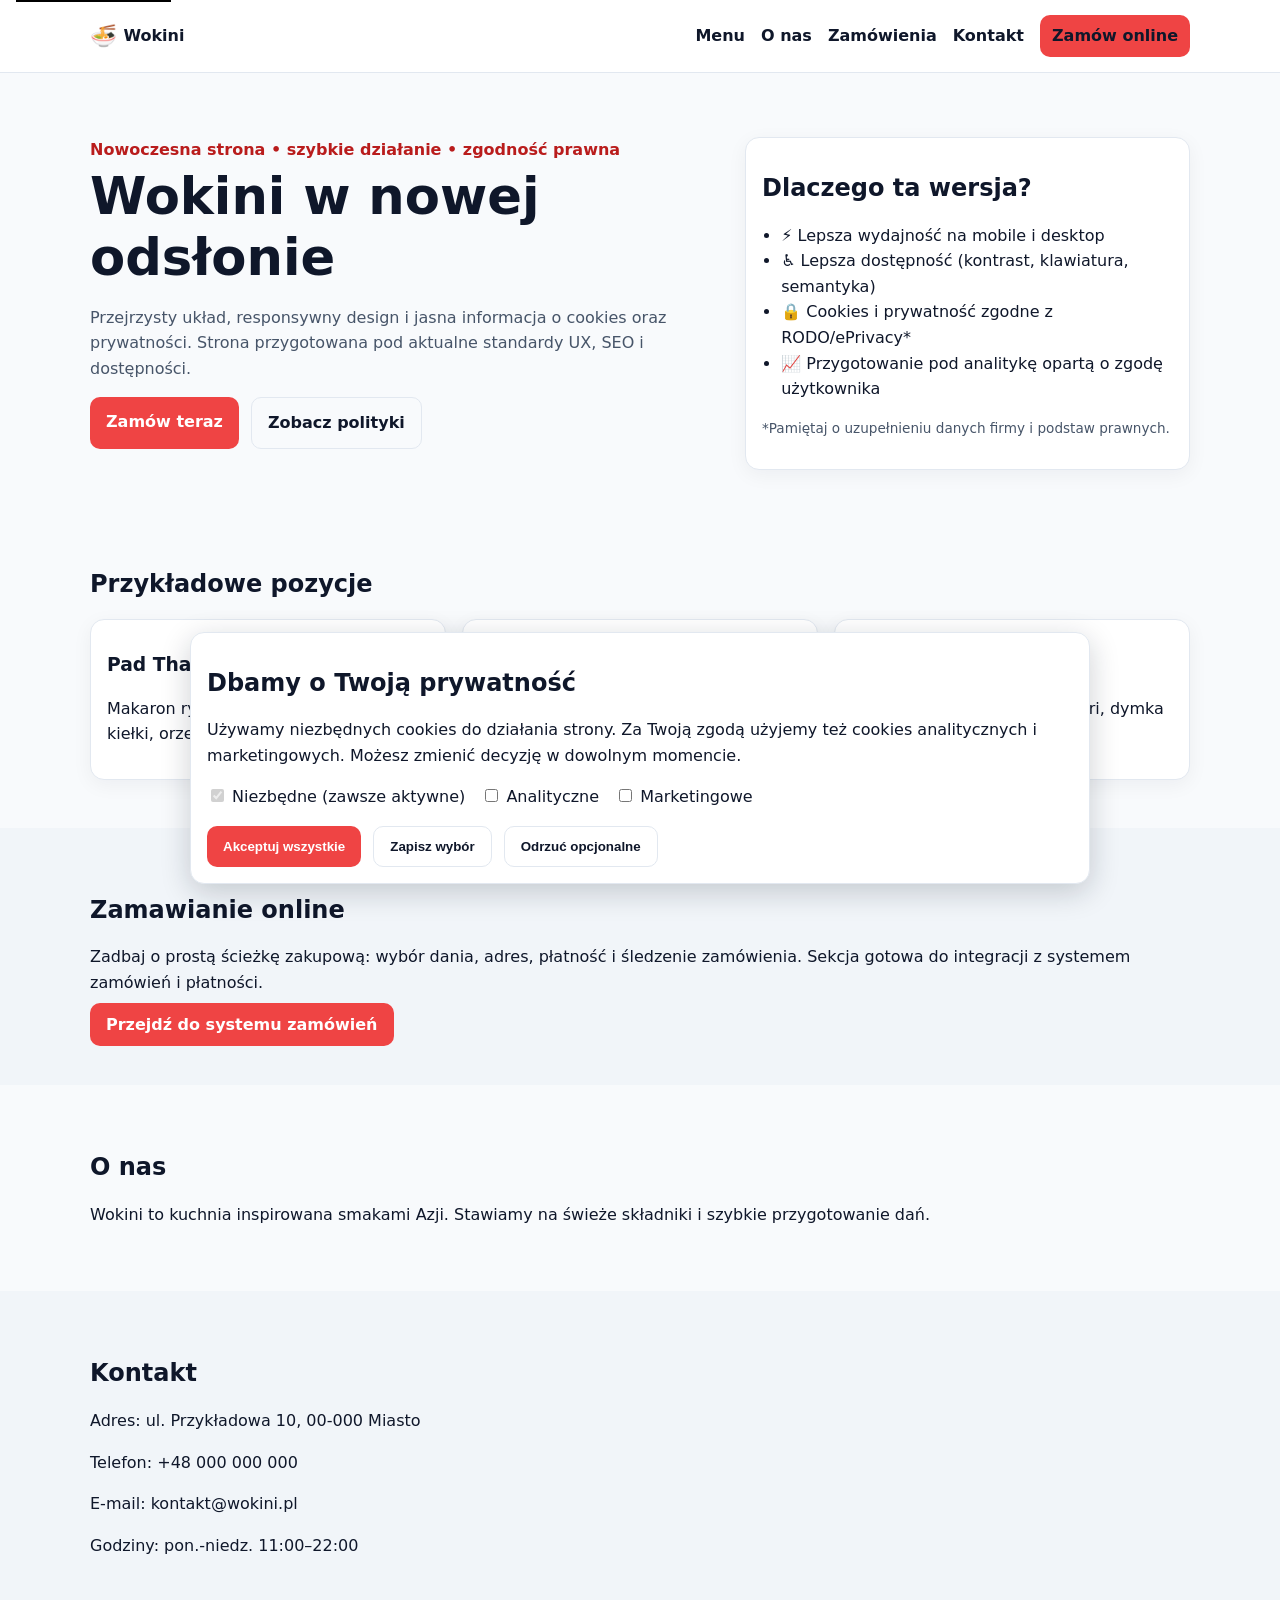
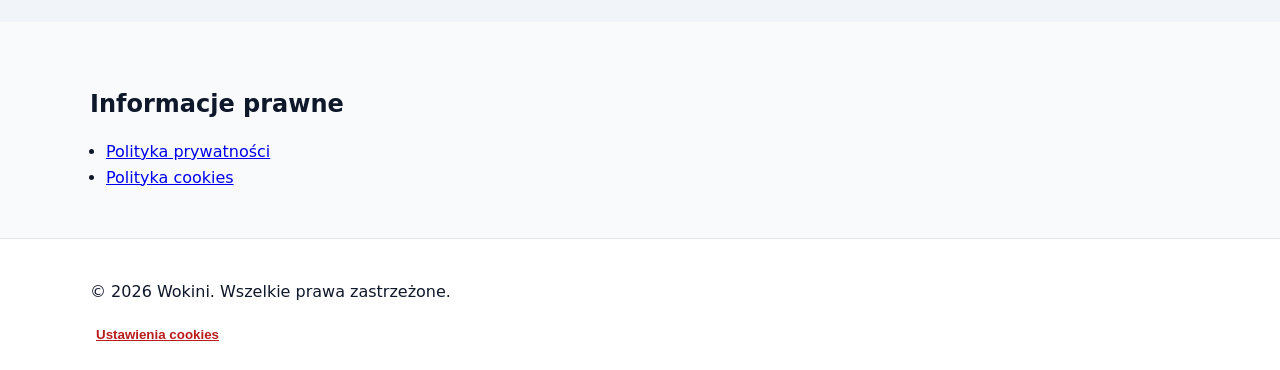
<file: index.html>
<!doctype html>
<html lang="pl">
  <head>
    <meta charset="UTF-8" />
    <meta name="viewport" content="width=device-width, initial-scale=1" />
    <title>Wokini — Kuchnia azjatycka online i na miejscu</title>
    <meta
      name="description"
      content="Wokini: nowoczesna kuchnia azjatycka. Zamów online, odbierz na miejscu lub zamów z dowozem."
    />
    <meta name="theme-color" content="#0f172a" />
    <meta property="og:title" content="Wokini — kuchnia azjatycka" />
    <meta
      property="og:description"
      content="Świeże składniki, szybka dostawa, wygodne zamówienia online."
    />
    <meta property="og:type" content="website" />
    <meta property="og:url" content="https://wokini.pl/" />
    <link rel="stylesheet" href="styles.css" />
    <script defer src="script.js"></script>
  </head>
  <body>
    <a class="skip-link" href="#content">Przejdź do treści</a>
    <header class="site-header">
      <div class="container nav-wrap">
        <a class="brand" href="#" aria-label="Wokini - strona główna">
          <span class="brand__logo" aria-hidden="true">🍜</span>
          <span>Wokini</span>
        </a>
        <button class="nav-toggle" aria-expanded="false" aria-controls="main-nav">Menu</button>
        <nav id="main-nav" class="main-nav" aria-label="Nawigacja główna">
          <a href="#menu">Menu</a>
          <a href="#o-nas">O nas</a>
          <a href="#zamowienia">Zamówienia</a>
          <a href="#kontakt">Kontakt</a>
          <a class="btn btn--small" href="#zamowienia">Zamów online</a>
        </nav>
      </div>
    </header>

    <main id="content">
      <section class="hero">
        <div class="container hero__grid">
          <div>
            <p class="eyebrow">Nowoczesna strona • szybkie działanie • zgodność prawna</p>
            <h1>Wokini w nowej odsłonie</h1>
            <p class="lead">
              Przejrzysty układ, responsywny design i jasna informacja o cookies oraz prywatności.
              Strona przygotowana pod aktualne standardy UX, SEO i dostępności.
            </p>
            <div class="actions">
              <a class="btn" href="#zamowienia">Zamów teraz</a>
              <a class="btn btn--ghost" href="#polityki">Zobacz polityki</a>
            </div>
          </div>
          <aside class="card highlights" aria-label="Najważniejsze informacje">
            <h2>Dlaczego ta wersja?</h2>
            <ul>
              <li>⚡ Lepsza wydajność na mobile i desktop</li>
              <li>♿ Lepsza dostępność (kontrast, klawiatura, semantyka)</li>
              <li>🔒 Cookies i prywatność zgodne z RODO/ePrivacy*</li>
              <li>📈 Przygotowanie pod analitykę opartą o zgodę użytkownika</li>
            </ul>
            <p class="tiny">*Pamiętaj o uzupełnieniu danych firmy i podstaw prawnych.</p>
          </aside>
        </div>
      </section>

      <section id="menu" class="section">
        <div class="container">
          <h2>Przykładowe pozycje</h2>
          <div class="cards">
            <article class="card">
              <h3>Pad Thai</h3>
              <p>Makaron ryżowy, tofu lub kurczak, kiełki, orzeszki, limonka.</p>
            </article>
            <article class="card">
              <h3>Wok Chili Beef</h3>
              <p>Wołowina, warzywa stir-fry, autorski sos chili-garlic.</p>
            </article>
            <article class="card">
              <h3>Ramen Miso</h3>
              <p>Bulion miso, jajko ajitsuke, nori, dymka i chrupiące warzywa.</p>
            </article>
          </div>
        </div>
      </section>

      <section id="zamowienia" class="section section--alt">
        <div class="container">
          <h2>Zamawianie online</h2>
          <p>
            Zadbaj o prostą ścieżkę zakupową: wybór dania, adres, płatność i śledzenie zamówienia.
            Sekcja gotowa do integracji z systemem zamówień i płatności.
          </p>
          <a class="btn" href="#">Przejdź do systemu zamówień</a>
        </div>
      </section>

      <section id="o-nas" class="section">
        <div class="container">
          <h2>O nas</h2>
          <p>
            Wokini to kuchnia inspirowana smakami Azji. Stawiamy na świeże składniki i szybkie
            przygotowanie dań.
          </p>
        </div>
      </section>

      <section id="kontakt" class="section section--alt">
        <div class="container">
          <h2>Kontakt</h2>
          <p>Adres: ul. Przykładowa 10, 00-000 Miasto</p>
          <p>Telefon: +48 000 000 000</p>
          <p>E-mail: kontakt@wokini.pl</p>
          <p>Godziny: pon.-niedz. 11:00–22:00</p>
        </div>
      </section>

      <section id="polityki" class="section">
        <div class="container">
          <h2>Informacje prawne</h2>
          <ul class="legal-links">
            <li><a href="privacy.html">Polityka prywatności</a></li>
            <li><a href="cookies.html">Polityka cookies</a></li>
          </ul>
        </div>
      </section>
    </main>

    <footer class="site-footer">
      <div class="container">
        <p>© <span id="year"></span> Wokini. Wszelkie prawa zastrzeżone.</p>
        <button id="cookie-settings" class="link-button">Ustawienia cookies</button>
      </div>
    </footer>

    <div class="cookie-banner" id="cookie-banner" role="dialog" aria-live="polite" aria-label="Ustawienia plików cookies" hidden>
      <div class="cookie-banner__content">
        <h2>Dbamy o Twoją prywatność</h2>
        <p>
          Używamy niezbędnych cookies do działania strony. Za Twoją zgodą użyjemy też cookies
          analitycznych i marketingowych. Możesz zmienić decyzję w dowolnym momencie.
        </p>
        <div class="cookie-banner__options">
          <label><input type="checkbox" checked disabled /> Niezbędne (zawsze aktywne)</label>
          <label><input type="checkbox" id="analytics-consent" /> Analityczne</label>
          <label><input type="checkbox" id="marketing-consent" /> Marketingowe</label>
        </div>
        <div class="actions">
          <button class="btn" id="accept-all">Akceptuj wszystkie</button>
          <button class="btn btn--ghost" id="save-preferences">Zapisz wybór</button>
          <button class="btn btn--ghost" id="reject-optional">Odrzuć opcjonalne</button>
        </div>
      </div>
    </div>
  </body>
</html>
</file>
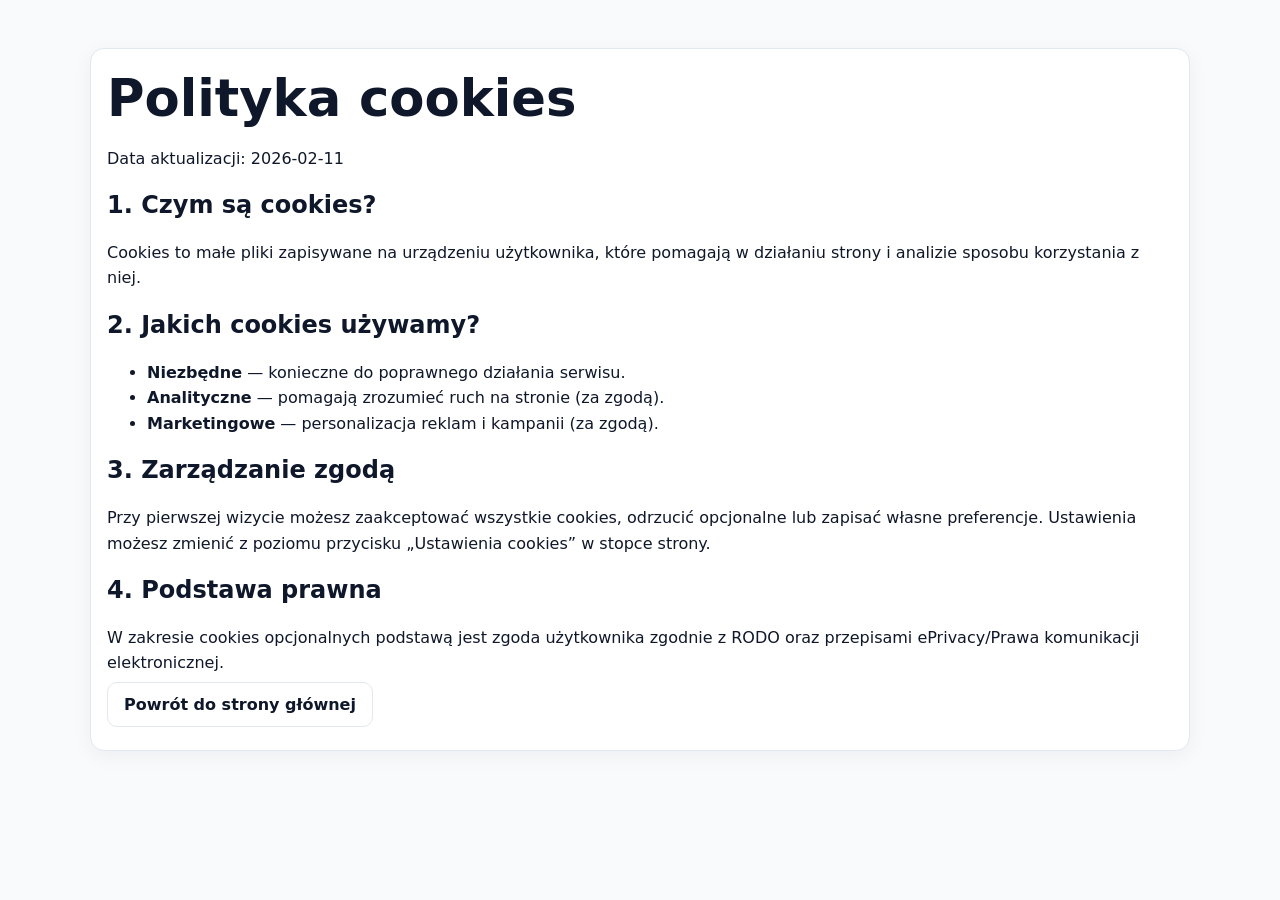
<file: cookies.html>
<!doctype html>
<html lang="pl">
  <head>
    <meta charset="UTF-8" />
    <meta name="viewport" content="width=device-width, initial-scale=1" />
    <title>Wokini — Polityka cookies</title>
    <link rel="stylesheet" href="styles.css" />
  </head>
  <body>
    <main class="section">
      <div class="container card">
        <h1>Polityka cookies</h1>
        <p>Data aktualizacji: 2026-02-11</p>

        <h2>1. Czym są cookies?</h2>
        <p>
          Cookies to małe pliki zapisywane na urządzeniu użytkownika, które pomagają w działaniu
          strony i analizie sposobu korzystania z niej.
        </p>

        <h2>2. Jakich cookies używamy?</h2>
        <ul>
          <li><strong>Niezbędne</strong> — konieczne do poprawnego działania serwisu.</li>
          <li><strong>Analityczne</strong> — pomagają zrozumieć ruch na stronie (za zgodą).</li>
          <li><strong>Marketingowe</strong> — personalizacja reklam i kampanii (za zgodą).</li>
        </ul>

        <h2>3. Zarządzanie zgodą</h2>
        <p>
          Przy pierwszej wizycie możesz zaakceptować wszystkie cookies, odrzucić opcjonalne lub
          zapisać własne preferencje. Ustawienia możesz zmienić z poziomu przycisku
          „Ustawienia cookies” w stopce strony.
        </p>

        <h2>4. Podstawa prawna</h2>
        <p>
          W zakresie cookies opcjonalnych podstawą jest zgoda użytkownika zgodnie z RODO oraz
          przepisami ePrivacy/Prawa komunikacji elektronicznej.
        </p>

        <p><a class="btn btn--ghost" href="/">Powrót do strony głównej</a></p>
      </div>
    </main>
  </body>
</html>
</file>
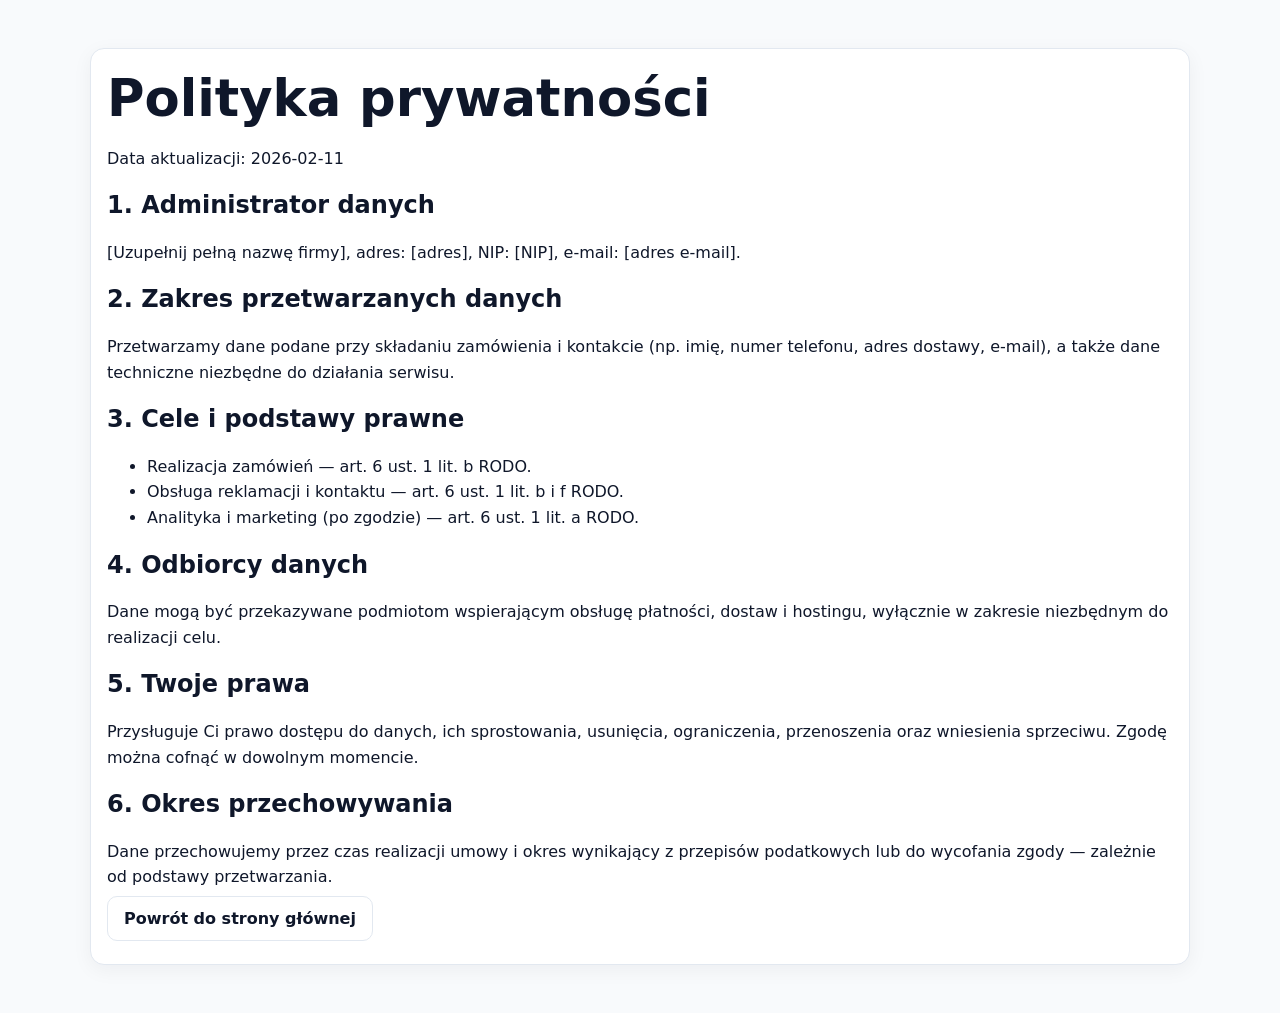
<file: privacy.html>
<!doctype html>
<html lang="pl">
  <head>
    <meta charset="UTF-8" />
    <meta name="viewport" content="width=device-width, initial-scale=1" />
    <title>Wokini — Polityka prywatności</title>
    <link rel="stylesheet" href="styles.css" />
  </head>
  <body>
    <main class="section">
      <div class="container card">
        <h1>Polityka prywatności</h1>
        <p>Data aktualizacji: 2026-02-11</p>

        <h2>1. Administrator danych</h2>
        <p>
          [Uzupełnij pełną nazwę firmy], adres: [adres], NIP: [NIP], e-mail: [adres e-mail].
        </p>

        <h2>2. Zakres przetwarzanych danych</h2>
        <p>
          Przetwarzamy dane podane przy składaniu zamówienia i kontakcie (np. imię, numer telefonu,
          adres dostawy, e-mail), a także dane techniczne niezbędne do działania serwisu.
        </p>

        <h2>3. Cele i podstawy prawne</h2>
        <ul>
          <li>Realizacja zamówień — art. 6 ust. 1 lit. b RODO.</li>
          <li>Obsługa reklamacji i kontaktu — art. 6 ust. 1 lit. b i f RODO.</li>
          <li>Analityka i marketing (po zgodzie) — art. 6 ust. 1 lit. a RODO.</li>
        </ul>

        <h2>4. Odbiorcy danych</h2>
        <p>
          Dane mogą być przekazywane podmiotom wspierającym obsługę płatności, dostaw i hostingu,
          wyłącznie w zakresie niezbędnym do realizacji celu.
        </p>

        <h2>5. Twoje prawa</h2>
        <p>
          Przysługuje Ci prawo dostępu do danych, ich sprostowania, usunięcia, ograniczenia,
          przenoszenia oraz wniesienia sprzeciwu. Zgodę można cofnąć w dowolnym momencie.
        </p>

        <h2>6. Okres przechowywania</h2>
        <p>
          Dane przechowujemy przez czas realizacji umowy i okres wynikający z przepisów podatkowych
          lub do wycofania zgody — zależnie od podstawy przetwarzania.
        </p>

        <p><a class="btn btn--ghost" href="/">Powrót do strony głównej</a></p>
      </div>
    </main>
  </body>
</html>
</file>
<file: styles.css>
:root {
  --bg: #f8fafc;
  --surface: #ffffff;
  --text: #0f172a;
  --muted: #475569;
  --brand: #ef4444;
  --brand-dark: #b91c1c;
  --border: #e2e8f0;
}

* {
  box-sizing: border-box;
}

body {
  margin: 0;
  font-family: Inter, system-ui, -apple-system, Segoe UI, Roboto, Arial, sans-serif;
  background: var(--bg);
  color: var(--text);
  line-height: 1.6;
}

.skip-link {
  position: absolute;
  top: -40px;
  left: 1rem;
  background: #000;
  color: #fff;
  padding: 0.5rem 0.75rem;
  z-index: 100;
}

.skip-link:focus {
  top: 1rem;
}

.container {
  width: min(1100px, 92vw);
  margin: 0 auto;
}

.site-header {
  position: sticky;
  top: 0;
  background: rgba(255, 255, 255, 0.95);
  backdrop-filter: blur(8px);
  border-bottom: 1px solid var(--border);
  z-index: 30;
}

.nav-wrap {
  display: flex;
  justify-content: space-between;
  align-items: center;
  gap: 1rem;
  min-height: 72px;
}

.brand {
  font-weight: 800;
  color: var(--text);
  text-decoration: none;
  display: flex;
  align-items: center;
  gap: 0.4rem;
}

.brand__logo {
  font-size: 1.35rem;
}

.main-nav {
  display: flex;
  align-items: center;
  gap: 1rem;
}

.main-nav a {
  text-decoration: none;
  color: var(--text);
  font-weight: 600;
}

.main-nav a:hover,
.main-nav a:focus-visible {
  color: var(--brand-dark);
}

.nav-toggle {
  display: none;
}

.hero {
  padding: 4rem 0 2rem;
}

.hero__grid {
  display: grid;
  grid-template-columns: 1.4fr 1fr;
  gap: 2rem;
  align-items: start;
}

h1,
h2,
h3 {
  line-height: 1.2;
}

h1 {
  margin: 0.2rem 0 0.75rem;
  font-size: clamp(2rem, 6vw, 3.2rem);
}

.eyebrow {
  font-weight: 700;
  color: var(--brand-dark);
  margin: 0;
}

.lead {
  color: var(--muted);
  max-width: 65ch;
}

.section {
  padding: 3rem 0;
}

.section--alt {
  background: #f1f5f9;
}

.cards {
  display: grid;
  grid-template-columns: repeat(auto-fit, minmax(220px, 1fr));
  gap: 1rem;
}

.card {
  background: var(--surface);
  border: 1px solid var(--border);
  border-radius: 14px;
  padding: 1rem;
  box-shadow: 0 5px 20px rgba(15, 23, 42, 0.05);
}

.highlights ul {
  padding-left: 1.2rem;
}

.tiny {
  font-size: 0.85rem;
  color: var(--muted);
}

.actions {
  display: flex;
  gap: 0.75rem;
  flex-wrap: wrap;
}

.btn {
  border: 0;
  border-radius: 10px;
  padding: 0.75rem 1rem;
  background: var(--brand);
  color: #fff;
  text-decoration: none;
  font-weight: 700;
  cursor: pointer;
}

.btn:hover,
.btn:focus-visible {
  background: var(--brand-dark);
}

.btn--ghost {
  background: transparent;
  color: var(--text);
  border: 1px solid var(--border);
}

.btn--ghost:hover,
.btn--ghost:focus-visible {
  background: #f8fafc;
}

.btn--small {
  padding: 0.5rem 0.75rem;
}

.legal-links {
  margin: 0;
  padding-left: 1rem;
}

.site-footer {
  border-top: 1px solid var(--border);
  background: #fff;
  padding: 1.5rem 0;
}

.link-button {
  background: none;
  border: none;
  color: var(--brand-dark);
  text-decoration: underline;
  cursor: pointer;
  font-weight: 600;
}

.cookie-banner {
  position: fixed;
  inset: auto 1rem 1rem 1rem;
  z-index: 50;
}

.cookie-banner__content {
  background: #fff;
  border: 1px solid var(--border);
  border-radius: 14px;
  padding: 1rem;
  box-shadow: 0 8px 30px rgba(15, 23, 42, 0.2);
  max-width: 900px;
  margin: 0 auto;
}

.cookie-banner__options {
  display: flex;
  gap: 1rem;
  flex-wrap: wrap;
  margin: 1rem 0;
}

@media (max-width: 820px) {
  .nav-toggle {
    display: inline-block;
    border: 1px solid var(--border);
    background: #fff;
    border-radius: 8px;
    padding: 0.45rem 0.7rem;
  }

  .main-nav {
    position: absolute;
    right: 4vw;
    top: 64px;
    display: none;
    flex-direction: column;
    align-items: stretch;
    background: #fff;
    border: 1px solid var(--border);
    border-radius: 12px;
    padding: 0.75rem;
    box-shadow: 0 10px 24px rgba(15, 23, 42, 0.15);
  }

  .main-nav.is-open {
    display: flex;
  }

  .hero__grid {
    grid-template-columns: 1fr;
  }
}
</file>
